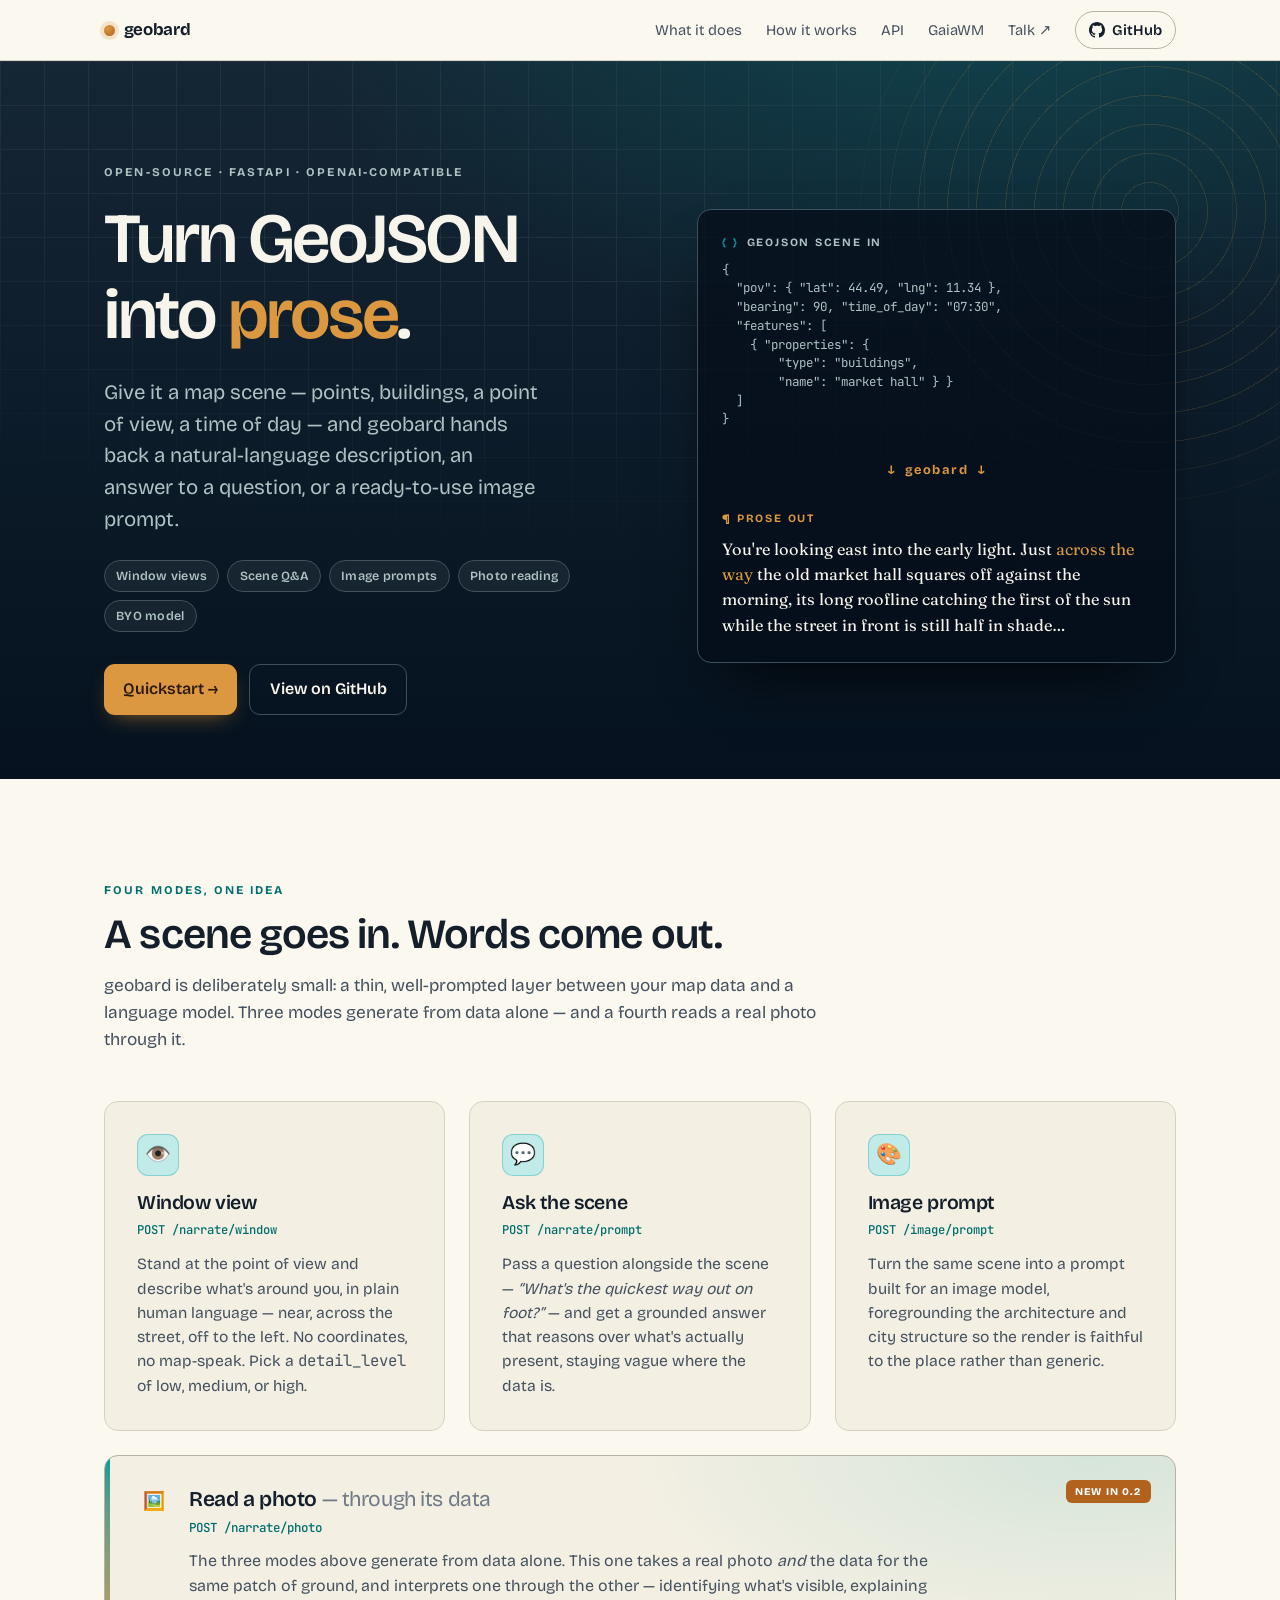
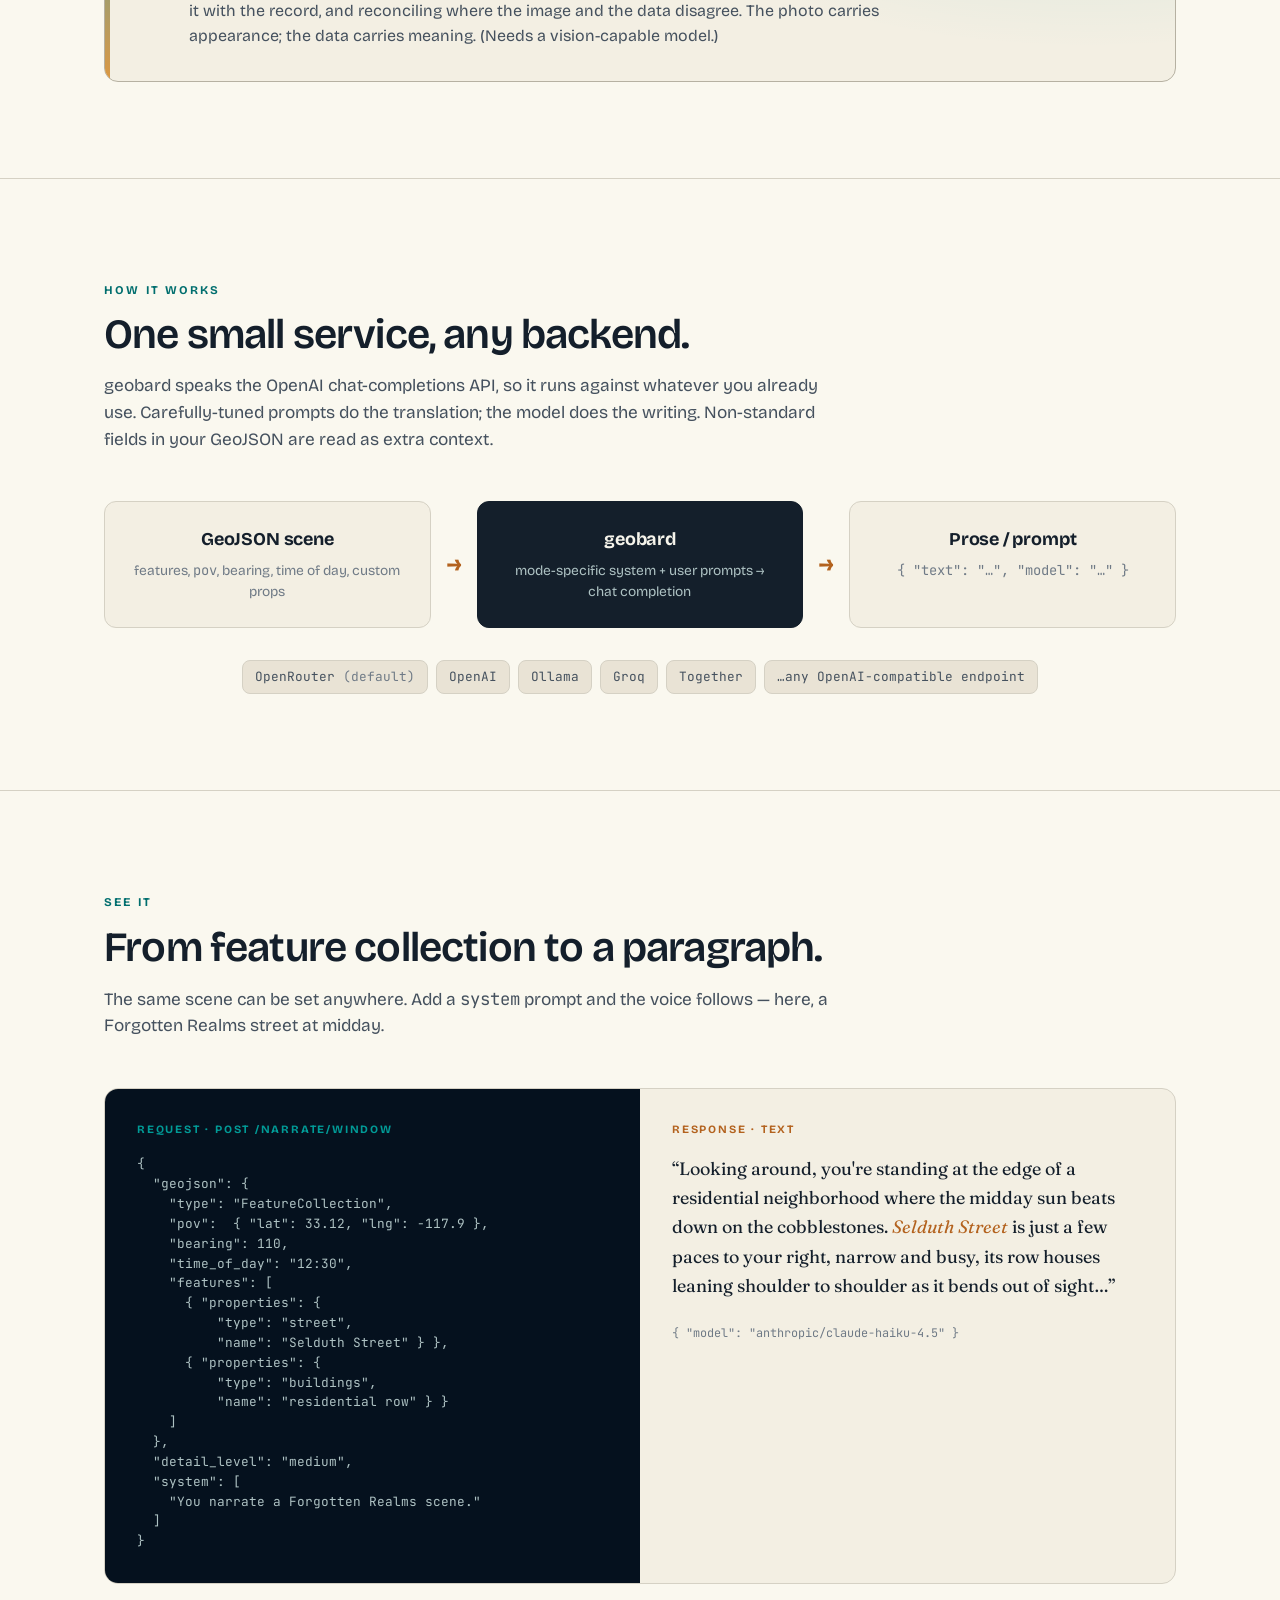
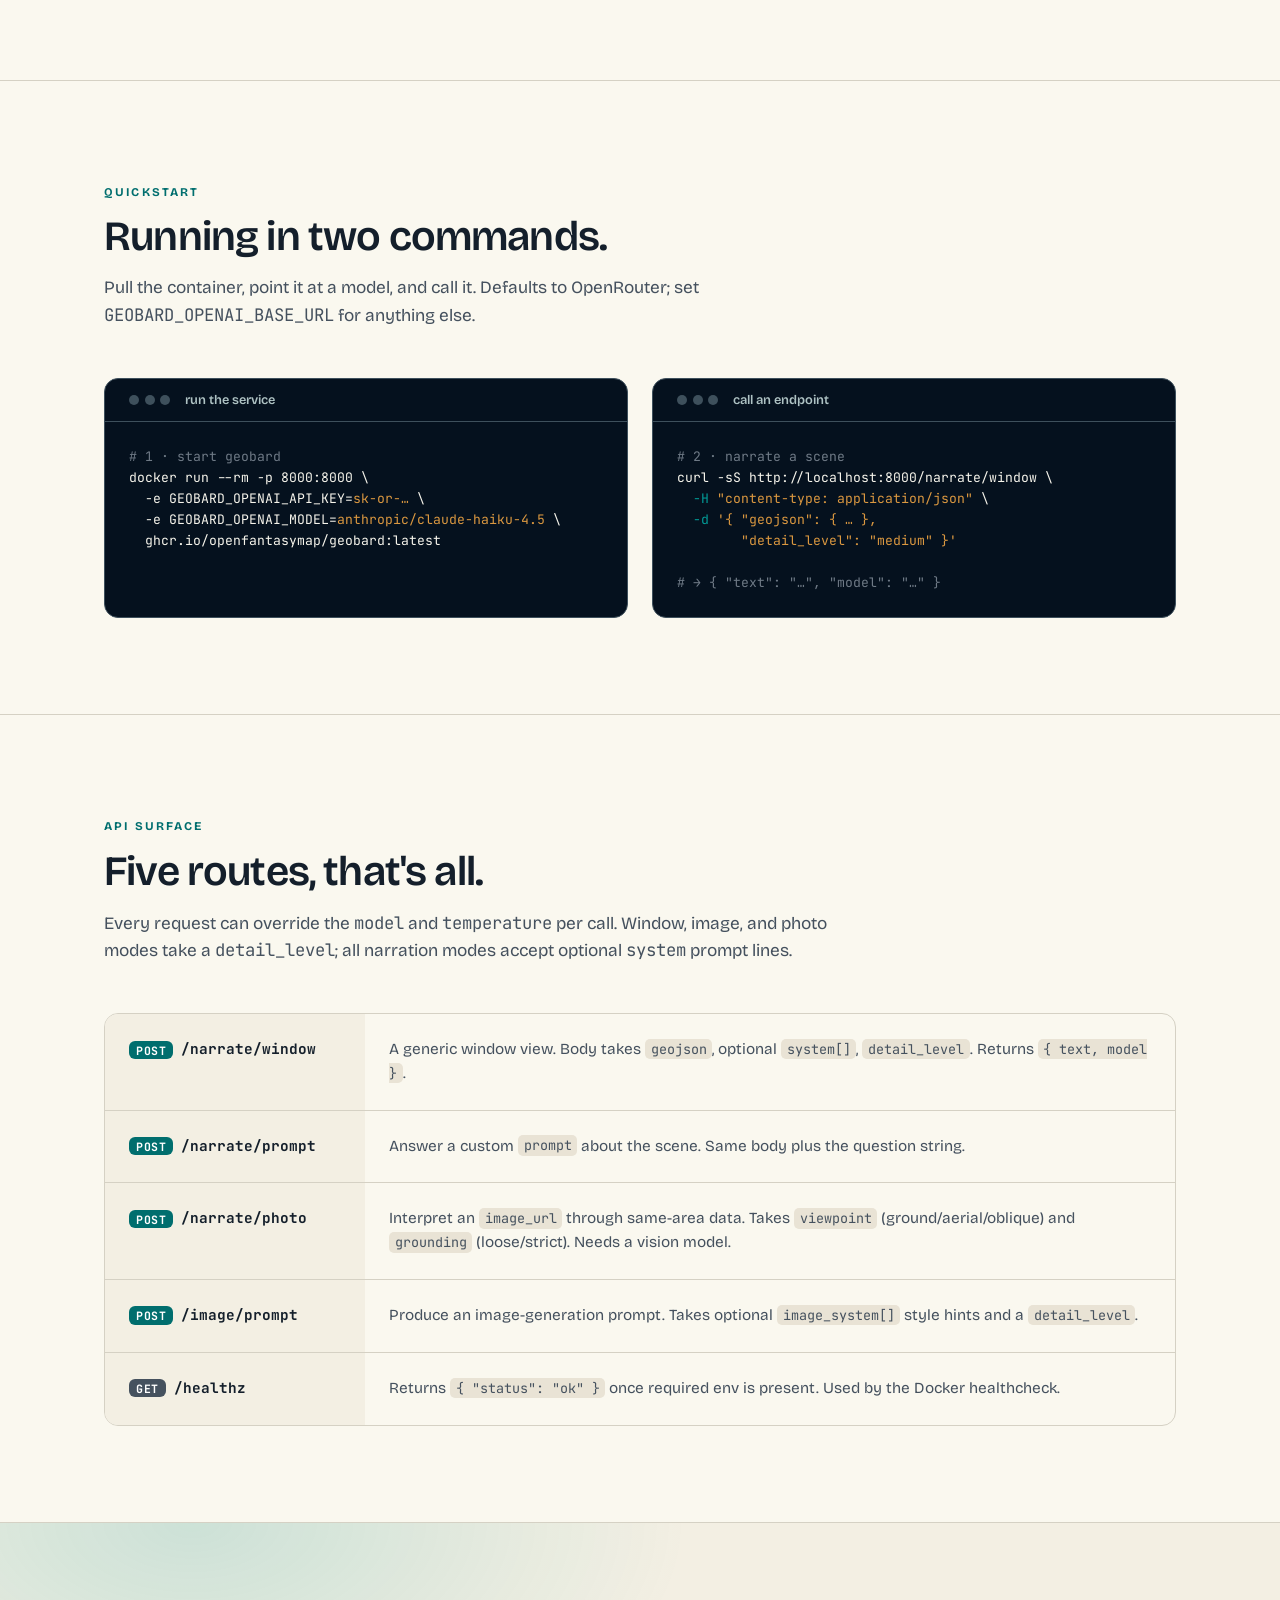
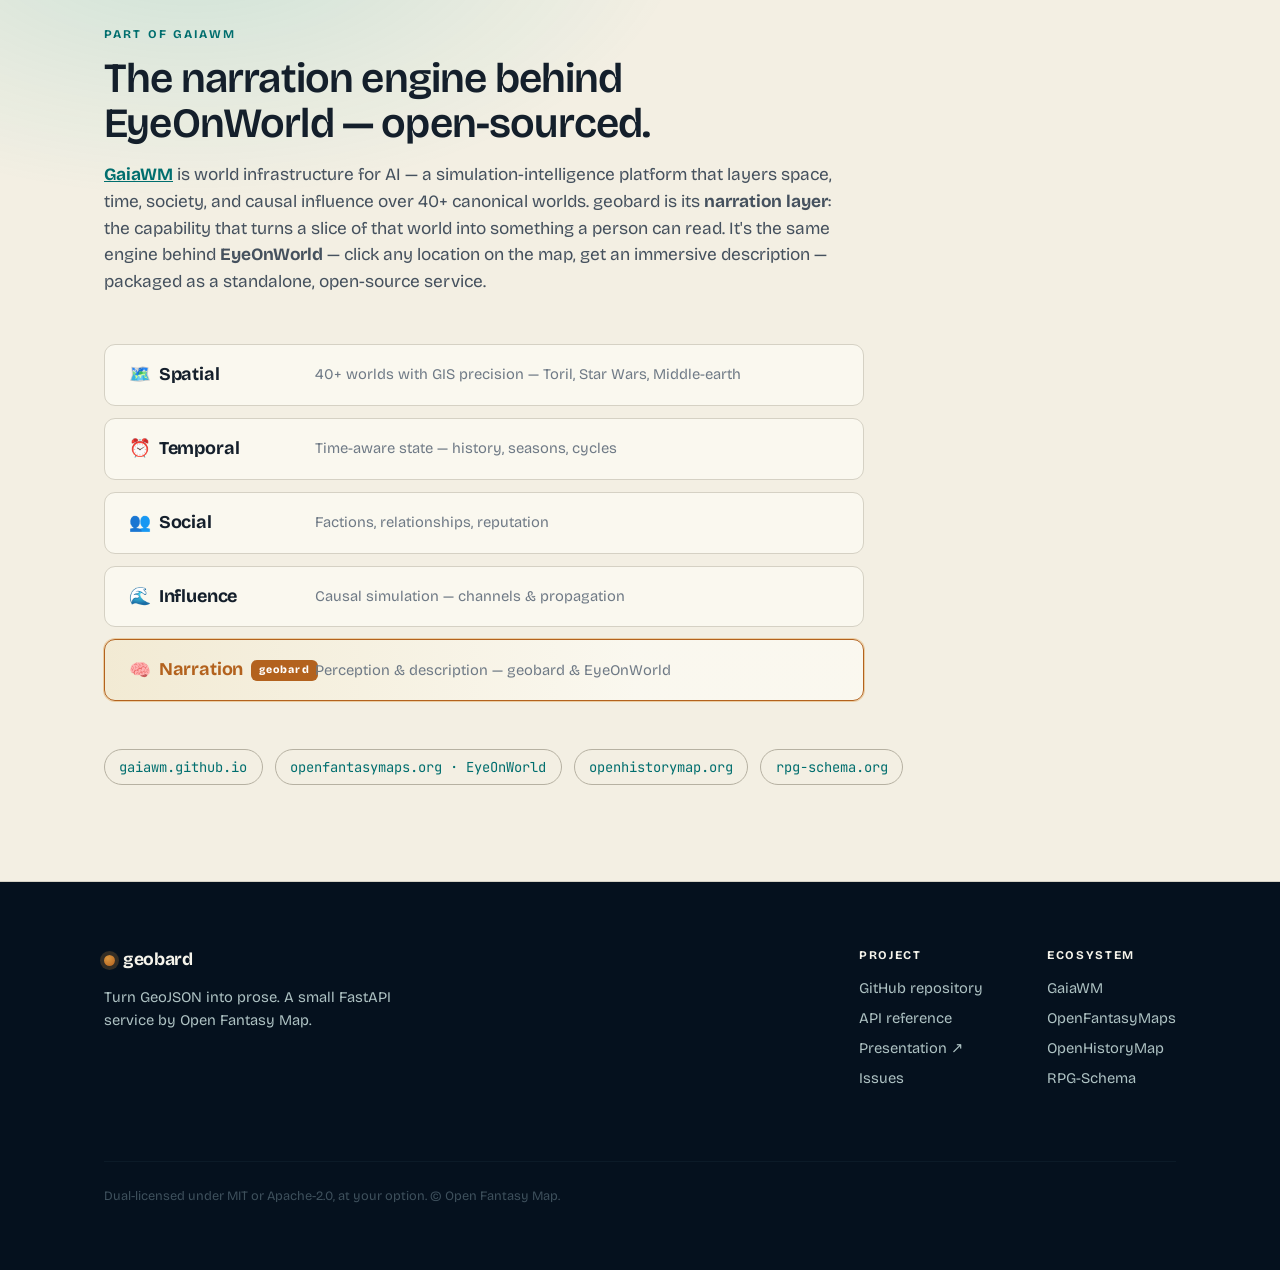
<file: docs/index.html>
<!doctype html>
<html lang="en">
<head>
<meta charset="utf-8">
<meta name="viewport" content="width=device-width, initial-scale=1">
<title>geobard — turn GeoJSON into prose</title>
<meta name="description" content="geobard is a small open-source FastAPI service that turns a GeoJSON scene into natural-language prose: window views, answers to questions, and image-generation prompts. It speaks the OpenAI chat-completions API. The open-source narration engine from GaiaWM — the capability behind EyeOnWorld.">
<meta property="og:title" content="geobard — turn GeoJSON into prose">
<meta property="og:description" content="A GeoJSON scene in, natural-language prose out. The open-source narration engine from GaiaWM — the capability behind EyeOnWorld.">
<meta property="og:type" content="website">
<link rel="preconnect" href="https://fonts.googleapis.com">
<link rel="preconnect" href="https://fonts.gstatic.com" crossorigin>
<link href="https://fonts.googleapis.com/css2?family=Bricolage+Grotesque:opsz,wght@12..96,300..800&family=Fraunces:ital,opsz,wght@0,9..144,400..600;1,9..144,400..500&family=JetBrains+Mono:wght@400;500;700&display=swap" rel="stylesheet">
<style>
:root{
  /* Paper & ink */
  --paper:      oklch(0.978 0.012 95);
  --paper-2:    oklch(0.952 0.016 92);
  --paper-3:    oklch(0.918 0.020 88);
  --ink:        oklch(0.235 0.028 250);
  --ink-2:      oklch(0.430 0.026 250);
  --ink-mute:   oklch(0.575 0.022 250);
  /* Night (hero) */
  --night:      oklch(0.260 0.035 245);
  --night-2:    oklch(0.215 0.034 248);
  --night-deep: oklch(0.175 0.032 250);
  --night-line: oklch(0.420 0.030 240);
  --on-night:   oklch(0.965 0.012 95);
  --on-night-2: oklch(0.800 0.022 200);
  /* Cartographer accents */
  --teal:       oklch(0.620 0.110 192);
  --teal-deep:  oklch(0.480 0.095 195);
  --teal-soft:  oklch(0.910 0.045 192);
  --amber:      oklch(0.730 0.130 70);
  --amber-deep: oklch(0.580 0.130 55);
  /* Rules */
  --rule:       oklch(0.860 0.018 90);
  --rule-firm:  oklch(0.760 0.022 90);
  /* Type */
  --ui:    "Bricolage Grotesque", system-ui, -apple-system, "Segoe UI", sans-serif;
  --prose: "Fraunces", Georgia, "Times New Roman", serif;
  --mono:  "JetBrains Mono", ui-monospace, "SF Mono", Menlo, monospace;
  /* Space (4pt) */
  --s1:.25rem; --s2:.5rem; --s3:.75rem; --s4:1rem; --s5:1.5rem;
  --s6:2rem; --s7:3rem; --s8:4rem; --s9:6rem;
  --maxw: 1120px;
  --radius: 14px;
}
*{box-sizing:border-box}
html{scroll-behavior:smooth}
body{
  margin:0; background:var(--paper); color:var(--ink);
  font-family:var(--ui); font-size:18px; line-height:1.55;
  -webkit-font-smoothing:antialiased; text-rendering:optimizeLegibility;
}
a{color:inherit}
h1,h2,h3{line-height:1.08; letter-spacing:-0.02em; font-weight:600; margin:0}
p{margin:0}
code,kbd,pre{font-family:var(--mono)}
.wrap{max-width:var(--maxw); margin-inline:auto; padding-inline:var(--s5)}
.eyebrow{
  font-size:.74rem; letter-spacing:.18em; text-transform:uppercase;
  font-weight:700; color:var(--teal-deep);
}
.muted{color:var(--ink-mute)}

/* ---------- top bar ---------- */
.bar{
  position:sticky; top:0; z-index:30;
  backdrop-filter:saturate(1.2) blur(8px);
  background:color-mix(in oklch, var(--paper) 82%, transparent);
  border-bottom:1px solid var(--rule);
}
.bar .wrap{display:flex; align-items:center; gap:var(--s5); height:60px}
.brand{display:flex; align-items:center; gap:.55rem; font-weight:700; letter-spacing:-.02em; font-size:1.05rem}
.brand .dot{width:11px; height:11px; border-radius:50%;
  background:radial-gradient(circle at 35% 30%, var(--amber), var(--amber-deep));
  box-shadow:0 0 0 4px color-mix(in oklch, var(--amber) 22%, transparent)}
.bar nav{margin-left:auto; display:flex; align-items:center; gap:var(--s5); font-size:.92rem}
.bar nav a{text-decoration:none; color:var(--ink-2); transition:color .15s}
.bar nav a:hover{color:var(--ink)}
.bar .gh{
  display:inline-flex; align-items:center; gap:.45rem; padding:.4rem .8rem;
  border:1px solid var(--rule-firm); border-radius:999px; font-weight:600; color:var(--ink);
}
.bar .gh:hover{border-color:var(--ink); background:var(--paper-2)}
@media(max-width:680px){ .bar .hideSm{display:none} }

/* ---------- hero ---------- */
.hero{
  position:relative; overflow:hidden; color:var(--on-night);
  background:
    radial-gradient(1200px 600px at 78% -10%, color-mix(in oklch, var(--teal) 26%, transparent), transparent 60%),
    linear-gradient(180deg, var(--night) 0%, var(--night-2) 55%, var(--night-deep) 100%);
}
.hero::before{ /* coordinate grid */
  content:""; position:absolute; inset:0; opacity:.30; pointer-events:none;
  background-image:
    linear-gradient(var(--night-line) 1px, transparent 1px),
    linear-gradient(90deg, var(--night-line) 1px, transparent 1px);
  background-size:44px 44px; mask:radial-gradient(120% 90% at 50% 0%, #000 38%, transparent 78%);
}
.hero::after{ /* contour rings */
  content:""; position:absolute; right:-180px; top:-160px; width:620px; height:620px;
  border-radius:50%; pointer-events:none; opacity:.22;
  background:
    repeating-radial-gradient(circle at center,
      transparent 0 28px, color-mix(in oklch, var(--amber) 70%, transparent) 28px 29px);
  mask:radial-gradient(circle at center, #000 0 50%, transparent 72%);
}
.hero .wrap{position:relative; z-index:2; padding-block:var(--s9) var(--s8)}
.hero-grid{display:grid; grid-template-columns:1.05fr .95fr; gap:var(--s8); align-items:center}
@media(max-width:900px){ .hero-grid{grid-template-columns:1fr; gap:var(--s7)} }
.hero h1{font-size:clamp(2.6rem, 6vw, 4.4rem); letter-spacing:-.035em}
.hero h1 em{font-style:normal; color:var(--amber)}
.hero .lead{margin-top:var(--s5); font-size:clamp(1.05rem,1.6vw,1.32rem); color:var(--on-night-2); max-width:34ch}
.pills{display:flex; flex-wrap:wrap; gap:.5rem; margin-top:var(--s5)}
.pill{font-size:.78rem; font-weight:600; letter-spacing:.02em; padding:.34rem .7rem; border-radius:999px;
  border:1px solid var(--night-line); color:var(--on-night-2);
  background:color-mix(in oklch, var(--on-night) 6%, transparent)}
.cta{display:flex; flex-wrap:wrap; gap:var(--s3); margin-top:var(--s6)}
.btn{display:inline-flex; align-items:center; gap:.5rem; font-weight:600; font-size:1rem;
  padding:.74rem 1.2rem; border-radius:11px; text-decoration:none; transition:transform .12s, box-shadow .12s, background .15s}
.btn:hover{transform:translateY(-1px)}
.btn-primary{background:var(--amber); color:oklch(0.24 0.04 60); box-shadow:0 8px 22px -10px color-mix(in oklch,var(--amber) 80%,#000)}
.btn-primary:hover{background:color-mix(in oklch,var(--amber) 92%,#fff)}
.btn-ghost{color:var(--on-night); border:1px solid var(--night-line)}
.btn-ghost:hover{background:color-mix(in oklch,var(--on-night) 8%,transparent); border-color:var(--on-night-2)}

/* transformation card in hero */
.transform{
  background:color-mix(in oklch, var(--night-deep) 70%, #000 6%);
  border:1px solid var(--night-line); border-radius:var(--radius);
  box-shadow:0 30px 60px -30px #000; overflow:hidden;
}
.transform .row{display:grid; grid-template-columns:1fr; }
.transform .seg{padding:var(--s5)}
.transform .seg + .seg{border-top:1px dashed var(--night-line)}
.transform .tag{font-size:.7rem; letter-spacing:.16em; text-transform:uppercase; font-weight:700; color:var(--on-night-2); margin-bottom:.6rem; display:flex; align-items:center; gap:.5rem}
.transform .tag .k{color:var(--teal)}
.transform pre{margin:0; font-size:.78rem; line-height:1.5; color:var(--on-night-2); white-space:pre-wrap; word-break:break-word}
.transform .arrow{display:flex; justify-content:center; align-items:center; gap:.6rem; padding:.4rem 0;
  color:var(--amber); font-weight:700; font-size:.8rem; letter-spacing:.12em}
.transform .out{font-family:var(--prose); font-size:1.02rem; line-height:1.55; color:var(--on-night)}
.transform .out .loc{color:var(--amber)}

/* ---------- section scaffolding ---------- */
section{padding-block:var(--s9)}
.sec-head{max-width:62ch}
.sec-head h2{font-size:clamp(1.8rem,3.3vw,2.6rem); margin-top:.6rem}
.sec-head p{margin-top:var(--s4); color:var(--ink-2); font-size:1.08rem}
.divider{border:none; border-top:1px solid var(--rule); margin:0}

/* feature cards */
.cards{display:grid; grid-template-columns:repeat(3,1fr); gap:var(--s5); margin-top:var(--s7)}
@media(max-width:860px){ .cards{grid-template-columns:1fr} }
.card{background:var(--paper-2); border:1px solid var(--rule); border-radius:var(--radius); padding:var(--s6);
  transition:border-color .15s, transform .15s, box-shadow .15s}
.card:hover{border-color:var(--rule-firm); transform:translateY(-2px); box-shadow:0 18px 40px -28px var(--ink)}
.card .ic{width:42px; height:42px; border-radius:11px; display:grid; place-items:center; font-size:1.3rem;
  background:var(--teal-soft); color:var(--teal-deep); border:1px solid color-mix(in oklch,var(--teal) 30%, transparent)}
.card h3{font-size:1.22rem; margin-top:var(--s4)}
.card .ep{font-family:var(--mono); font-size:.76rem; color:var(--teal-deep); margin-top:.5rem; font-weight:500}
.card p{margin-top:var(--s3); color:var(--ink-2); font-size:.98rem}

/* the 4th, multimodal mode — highlighted */
.photomode{position:relative; margin-top:var(--s5); border:1px solid var(--rule-firm); border-radius:var(--radius);
  background:radial-gradient(760px 320px at 92% 0%, color-mix(in oklch,var(--teal) 12%, transparent), transparent 60%), var(--paper-2);
  padding:var(--s6) var(--s6) var(--s6) calc(var(--s6) + 6px); overflow:hidden}
.photomode::before{content:""; position:absolute; left:0; top:0; bottom:0; width:5px; background:linear-gradient(var(--teal), var(--amber))}
.photomode .pm-badge{position:absolute; top:var(--s5); right:var(--s5); font-size:.64rem; font-weight:800; letter-spacing:.11em; text-transform:uppercase; color:#fff; background:var(--amber-deep); padding:.22rem .6rem; border-radius:6px}
.pm-body{display:flex; gap:var(--s5); align-items:flex-start}
.photomode h3{font-size:1.32rem}
.photomode h3 .muted{font-weight:400}
.photomode .ep{font-family:var(--mono); font-size:.78rem; color:var(--teal-deep); margin-top:.45rem; font-weight:500}
.photomode p{margin-top:var(--s3); color:var(--ink-2); font-size:1rem; max-width:74ch}
@media(max-width:560px){ .pm-body{flex-direction:column; gap:var(--s4)} .photomode .pm-badge{position:static; display:inline-block; margin-bottom:var(--s3)} }

/* pipeline */
.pipe{display:grid; grid-template-columns:1fr auto 1fr auto 1fr; align-items:stretch; gap:var(--s4); margin-top:var(--s7)}
@media(max-width:860px){ .pipe{grid-template-columns:1fr; } .pipe .step-arrow{transform:rotate(90deg); justify-self:center} }
.pstep{background:var(--paper-2); border:1px solid var(--rule); border-radius:12px; padding:var(--s5); text-align:center}
.pstep .lab{font-weight:700; letter-spacing:-.01em}
.pstep .sub{font-size:.86rem; color:var(--ink-mute); margin-top:.35rem}
.pstep.mid{background:var(--ink); color:var(--on-night); border-color:var(--ink)}
.pstep.mid .sub{color:var(--on-night-2)}
.step-arrow{display:flex; align-items:center; color:var(--amber-deep); font-weight:800; font-size:1.4rem}
.backends{display:flex; flex-wrap:wrap; gap:.5rem; margin-top:var(--s6); justify-content:center}
.backends .b{font-family:var(--mono); font-size:.8rem; padding:.4rem .75rem; border-radius:8px;
  background:var(--paper-3); border:1px solid var(--rule); color:var(--ink-2)}

/* example block */
.example{display:grid; grid-template-columns:1fr 1fr; gap:0; margin-top:var(--s7);
  border:1px solid var(--rule); border-radius:var(--radius); overflow:hidden; background:var(--paper-2)}
@media(max-width:860px){ .example{grid-template-columns:1fr} }
.example .in{background:var(--night-deep); color:var(--on-night-2); padding:var(--s6)}
.example .in .tag, .example .out .tag{font-size:.7rem; letter-spacing:.16em; text-transform:uppercase; font-weight:700; margin-bottom:var(--s4); display:block}
.example .in .tag{color:var(--teal)}
.example .in pre{margin:0; font-size:.8rem; line-height:1.55; white-space:pre-wrap; word-break:break-word}
.example .out{padding:var(--s6)}
.example .out .tag{color:var(--amber-deep)}
.example .out .prose{font-family:var(--prose); font-size:1.12rem; line-height:1.62; color:var(--ink)}
.example .out .prose .loc{color:var(--amber-deep); font-style:italic}
.example .out .meta{margin-top:var(--s5); font-family:var(--mono); font-size:.74rem; color:var(--ink-mute)}

/* quickstart */
.qs{display:grid; grid-template-columns:1fr 1fr; gap:var(--s5); margin-top:var(--s7)}
@media(max-width:860px){ .qs{grid-template-columns:1fr} }
.codecard{background:var(--night-deep); border:1px solid var(--night-line); border-radius:var(--radius); overflow:hidden}
.codecard .h{display:flex; align-items:center; gap:.5rem; padding:.7rem var(--s5); border-bottom:1px solid var(--night-line); color:var(--on-night-2); font-size:.8rem; font-weight:600}
.codecard .h .dots{display:flex; gap:.35rem; margin-right:.4rem}
.codecard .h .dots i{width:10px; height:10px; border-radius:50%; background:var(--night-line)}
.codecard pre{margin:0; padding:var(--s5); overflow:auto; color:var(--on-night); font-size:.82rem; line-height:1.6}
.codecard .c-cmt{color:var(--ink-mute)}
.codecard .c-flag{color:var(--teal)}
.codecard .c-str{color:var(--amber)}

/* api table */
.api{margin-top:var(--s7); border:1px solid var(--rule); border-radius:var(--radius); overflow:hidden}
.api .arow{display:grid; grid-template-columns:minmax(200px,260px) 1fr; gap:0; border-top:1px solid var(--rule)}
.api .arow:first-child{border-top:none}
.api .arow > div{padding:var(--s5)}
.api .arow .ep{font-family:var(--mono); font-weight:700; font-size:.9rem; background:var(--paper-2)}
.api .arow .ep .verb{color:#fff; background:var(--teal-deep); padding:.1rem .45rem; border-radius:6px; font-size:.72rem; margin-right:.5rem; letter-spacing:.04em}
.api .arow .ep .verb.get{background:var(--ink-2)}
.api .arow .desc{color:var(--ink-2); font-size:.96rem}
.api .arow .desc code{font-size:.84rem; background:var(--paper-3); padding:.08rem .35rem; border-radius:5px}

/* gaiawm ecosystem */
.gaia{background:
  radial-gradient(900px 500px at 15% 0%, color-mix(in oklch,var(--teal) 16%, transparent), transparent 55%),
  var(--paper-2);
  border-top:1px solid var(--rule); border-bottom:1px solid var(--rule)}
.stack{display:grid; gap:var(--s3); margin-top:var(--s7); max-width:760px}
.layer{display:grid; grid-template-columns:170px 1fr; align-items:center; gap:var(--s4);
  border:1px solid var(--rule); border-radius:11px; padding:var(--s4) var(--s5); background:var(--paper)}
.layer .nm{font-weight:700; letter-spacing:-.01em; display:flex; align-items:center; gap:.5rem}
.layer .nm .em{font-size:1.1rem}
.layer .ds{color:var(--ink-mute); font-size:.92rem}
.layer.hl{border-color:var(--amber-deep); background:linear-gradient(90deg, color-mix(in oklch,var(--amber) 16%, var(--paper)) , var(--paper) 70%); box-shadow:0 0 0 1px color-mix(in oklch,var(--amber) 40%, transparent)}
.layer.hl .nm{color:var(--amber-deep)}
.layer.hl .badge{margin-left:auto; font-size:.66rem; font-weight:800; letter-spacing:.1em; color:#fff; background:var(--amber-deep); padding:.15rem .5rem; border-radius:6px}
@media(max-width:620px){ .layer{grid-template-columns:1fr; gap:.3rem} }
.eco-links{display:flex; flex-wrap:wrap; gap:var(--s3); margin-top:var(--s7)}
.eco-links a{font-family:var(--mono); font-size:.86rem; text-decoration:none; color:var(--teal-deep);
  border:1px solid var(--rule-firm); border-radius:999px; padding:.4rem .9rem; transition:.15s}
.eco-links a:hover{background:var(--paper); border-color:var(--teal-deep)}

/* footer */
footer{background:var(--night-deep); color:var(--on-night-2); padding-block:var(--s8)}
footer .wrap{display:flex; flex-wrap:wrap; gap:var(--s6); justify-content:space-between; align-items:flex-start}
footer .brand{color:var(--on-night)}
footer a{color:var(--on-night-2); text-decoration:none}
footer a:hover{color:var(--on-night)}
footer .cols{display:flex; gap:var(--s8); flex-wrap:wrap}
footer .col h4{font-size:.74rem; letter-spacing:.14em; text-transform:uppercase; color:var(--on-night); margin:0 0 var(--s3)}
footer .col a{display:block; font-size:.92rem; margin-bottom:.45rem}
footer .lic{font-size:.8rem; color:var(--night-line); margin-top:var(--s6); width:100%; border-top:1px solid var(--night-2); padding-top:var(--s5)}

@media (prefers-reduced-motion: reduce){ *{scroll-behavior:auto !important; transition:none !important} .btn:hover{transform:none} .card:hover{transform:none} }
</style>
</head>
<body>

<!-- ===== top bar ===== -->
<header class="bar">
  <div class="wrap">
    <a class="brand" href="#top" style="text-decoration:none"><span class="dot"></span>geobard</a>
    <nav>
      <a href="#what" class="hideSm">What it does</a>
      <a href="#how" class="hideSm">How it works</a>
      <a href="#api" class="hideSm">API</a>
      <a href="#gaiawm">GaiaWM</a>
      <a href="talk/" >Talk&nbsp;↗</a>
      <a class="gh" href="https://github.com/openfantasymap/geobard" aria-label="geobard on GitHub">
        <svg width="16" height="16" viewBox="0 0 16 16" fill="currentColor" aria-hidden="true"><path d="M8 0C3.58 0 0 3.58 0 8c0 3.54 2.29 6.53 5.47 7.59.4.07.55-.17.55-.38 0-.19-.01-.82-.01-1.49-2.01.37-2.53-.49-2.69-.94-.09-.23-.48-.94-.82-1.13-.28-.15-.68-.52-.01-.53.63-.01 1.08.58 1.23.82.72 1.21 1.87.87 2.33.66.07-.52.28-.87.51-1.07-1.78-.2-3.64-.89-3.64-3.95 0-.87.31-1.59.82-2.15-.08-.2-.36-1.02.08-2.12 0 0 .67-.21 2.2.82.64-.18 1.32-.27 2-.27.68 0 1.36.09 2 .27 1.53-1.04 2.2-.82 2.2-.82.44 1.1.16 1.92.08 2.12.51.56.82 1.27.82 2.15 0 3.07-1.87 3.75-3.65 3.95.29.25.54.73.54 1.48 0 1.07-.01 1.93-.01 2.2 0 .21.15.46.55.38A8.01 8.01 0 0016 8c0-4.42-3.58-8-8-8z"></path></svg>
        GitHub
      </a>
    </nav>
  </div>
</header>

<!-- ===== hero ===== -->
<a id="top"></a>
<section class="hero" style="padding-block:0">
  <div class="wrap">
    <div class="hero-grid">
      <div>
        <span class="eyebrow" style="color:var(--on-night-2)">Open-source · FastAPI · OpenAI-compatible</span>
        <h1 style="margin-top:var(--s4)">Turn GeoJSON<br>into <em>prose</em>.</h1>
        <p class="lead">Give it a map scene — points, buildings, a point of view, a time of day — and geobard hands back a natural-language description, an answer to a question, or a ready-to-use image prompt.</p>
        <div class="pills">
          <span class="pill">Window views</span>
          <span class="pill">Scene Q&amp;A</span>
          <span class="pill">Image prompts</span>
          <span class="pill">Photo reading</span>
          <span class="pill">BYO model</span>
        </div>
        <div class="cta">
          <a class="btn btn-primary" href="#quickstart">Quickstart →</a>
          <a class="btn btn-ghost" href="https://github.com/openfantasymap/geobard">View on GitHub</a>
        </div>
      </div>

      <!-- transformation card -->
      <div class="transform" aria-hidden="false">
        <div class="seg">
          <div class="tag"><span class="k">{ }</span> GeoJSON scene in</div>
<pre>{
  "pov": { "lat": 44.49, "lng": 11.34 },
  "bearing": 90, "time_of_day": "07:30",
  "features": [
    { "properties": {
        "type": "buildings",
        "name": "market hall" } }
  ]
}</pre>
        </div>
        <div class="arrow">↓ &nbsp;geobard&nbsp; ↓</div>
        <div class="seg">
          <div class="tag" style="color:var(--amber)">¶ Prose out</div>
          <p class="out">You're looking east into the early light. Just <span class="loc">across the way</span> the old market hall squares off against the morning, its long roofline catching the first of the sun while the street in front is still half in shade…</p>
        </div>
      </div>
    </div>
  </div>
</section>

<!-- ===== what it does ===== -->
<section id="what">
  <div class="wrap">
    <div class="sec-head">
      <span class="eyebrow">Four modes, one idea</span>
      <h2>A scene goes in. Words come out.</h2>
      <p>geobard is deliberately small: a thin, well-prompted layer between your map data and a language model. Three modes generate from data alone — and a fourth reads a real photo through it.</p>
    </div>
    <div class="cards">
      <article class="card">
        <div class="ic">👁️</div>
        <h3>Window view</h3>
        <div class="ep">POST /narrate/window</div>
        <p>Stand at the point of view and describe what's around you, in plain human language — near, across the street, off to the left. No coordinates, no map-speak. Pick a <code>detail_level</code> of low, medium, or high.</p>
      </article>
      <article class="card">
        <div class="ic">💬</div>
        <h3>Ask the scene</h3>
        <div class="ep">POST /narrate/prompt</div>
        <p>Pass a question alongside the scene — <em>“What's the quickest way out on foot?”</em> — and get a grounded answer that reasons over what's actually present, staying vague where the data is.</p>
      </article>
      <article class="card">
        <div class="ic">🎨</div>
        <h3>Image prompt</h3>
        <div class="ep">POST /image/prompt</div>
        <p>Turn the same scene into a prompt built for an image model, foregrounding the architecture and city structure so the render is faithful to the place rather than generic.</p>
      </article>
    </div>

    <div class="photomode">
      <span class="pm-badge">New in 0.2</span>
      <div class="pm-body">
        <div class="ic">🖼️</div>
        <div>
          <h3>Read a photo <span class="muted">— through its data</span></h3>
          <div class="ep">POST /narrate/photo</div>
          <p>The three modes above generate from data alone. This one takes a real photo <em>and</em> the data for the same patch of ground, and interprets one through the other — identifying what's visible, explaining it with the record, and reconciling where the image and the data disagree. The photo carries appearance; the data carries meaning. (Needs a vision-capable model.)</p>
        </div>
      </div>
    </div>
  </div>
</section>

<hr class="divider">

<!-- ===== how it works ===== -->
<section id="how">
  <div class="wrap">
    <div class="sec-head">
      <span class="eyebrow">How it works</span>
      <h2>One small service, any backend.</h2>
      <p>geobard speaks the OpenAI chat-completions API, so it runs against whatever you already use. Carefully-tuned prompts do the translation; the model does the writing. Non-standard fields in your GeoJSON are read as extra context.</p>
    </div>
    <div class="pipe">
      <div class="pstep"><div class="lab">GeoJSON scene</div><div class="sub">features, <code>pov</code>, bearing, time of day, custom props</div></div>
      <div class="step-arrow">→</div>
      <div class="pstep mid"><div class="lab">geobard</div><div class="sub">mode-specific system + user prompts → chat completion</div></div>
      <div class="step-arrow">→</div>
      <div class="pstep"><div class="lab">Prose / prompt</div><div class="sub"><code>{ "text": "…", "model": "…" }</code></div></div>
    </div>
    <div class="backends">
      <span class="b">OpenRouter <span class="muted">(default)</span></span>
      <span class="b">OpenAI</span>
      <span class="b">Ollama</span>
      <span class="b">Groq</span>
      <span class="b">Together</span>
      <span class="b">…any OpenAI-compatible endpoint</span>
    </div>
  </div>
</section>

<hr class="divider">

<!-- ===== example ===== -->
<section id="example">
  <div class="wrap">
    <div class="sec-head">
      <span class="eyebrow">See it</span>
      <h2>From feature collection to a paragraph.</h2>
      <p>The same scene can be set anywhere. Add a <code>system</code> prompt and the voice follows — here, a Forgotten Realms street at midday.</p>
    </div>
    <div class="example">
      <div class="in">
        <span class="tag">Request · POST /narrate/window</span>
<pre>{
  "geojson": {
    "type": "FeatureCollection",
    "pov":  { "lat": 33.12, "lng": -117.9 },
    "bearing": 110,
    "time_of_day": "12:30",
    "features": [
      { "properties": {
          "type": "street",
          "name": "Selduth Street" } },
      { "properties": {
          "type": "buildings",
          "name": "residential row" } }
    ]
  },
  "detail_level": "medium",
  "system": [
    "You narrate a Forgotten Realms scene."
  ]
}</pre>
      </div>
      <div class="out">
        <span class="tag">Response · text</span>
        <p class="prose">“Looking around, you're standing at the edge of a residential neighborhood where the midday sun beats down on the cobblestones. <span class="loc">Selduth Street</span> is just a few paces to your right, narrow and busy, its row houses leaning shoulder to shoulder as it bends out of sight…”</p>
        <div class="meta">{ "model": "anthropic/claude-haiku-4.5" }</div>
      </div>
    </div>
  </div>
</section>

<hr class="divider">

<!-- ===== quickstart ===== -->
<section id="quickstart">
  <div class="wrap">
    <div class="sec-head">
      <span class="eyebrow">Quickstart</span>
      <h2>Running in two commands.</h2>
      <p>Pull the container, point it at a model, and call it. Defaults to OpenRouter; set <code>GEOBARD_OPENAI_BASE_URL</code> for anything else.</p>
    </div>
    <div class="qs">
      <div class="codecard">
        <div class="h"><span class="dots"><i></i><i></i><i></i></span> run the service</div>
<pre><span class="c-cmt"># 1 · start geobard</span>
docker run --rm -p 8000:8000 \
  -e GEOBARD_OPENAI_API_KEY=<span class="c-str">sk-or-…</span> \
  -e GEOBARD_OPENAI_MODEL=<span class="c-str">anthropic/claude-haiku-4.5</span> \
  ghcr.io/openfantasymap/geobard:latest</pre>
      </div>
      <div class="codecard">
        <div class="h"><span class="dots"><i></i><i></i><i></i></span> call an endpoint</div>
<pre><span class="c-cmt"># 2 · narrate a scene</span>
curl -sS http://localhost:8000/narrate/window \
  <span class="c-flag">-H</span> <span class="c-str">"content-type: application/json"</span> \
  <span class="c-flag">-d</span> <span class="c-str">'{ "geojson": { … },
        "detail_level": "medium" }'</span>

<span class="c-cmt"># → { "text": "…", "model": "…" }</span></pre>
      </div>
    </div>
  </div>
</section>

<hr class="divider">

<!-- ===== api ===== -->
<section id="api">
  <div class="wrap">
    <div class="sec-head">
      <span class="eyebrow">API surface</span>
      <h2>Five routes, that's all.</h2>
      <p>Every request can override the <code>model</code> and <code>temperature</code> per call. Window, image, and photo modes take a <code>detail_level</code>; all narration modes accept optional <code>system</code> prompt lines.</p>
    </div>
    <div class="api">
      <div class="arow">
        <div class="ep"><span class="verb">POST</span>/narrate/window</div>
        <div class="desc">A generic window view. Body takes <code>geojson</code>, optional <code>system[]</code>, <code>detail_level</code>. Returns <code>{ text, model }</code>.</div>
      </div>
      <div class="arow">
        <div class="ep"><span class="verb">POST</span>/narrate/prompt</div>
        <div class="desc">Answer a custom <code>prompt</code> about the scene. Same body plus the question string.</div>
      </div>
      <div class="arow">
        <div class="ep"><span class="verb">POST</span>/narrate/photo</div>
        <div class="desc">Interpret an <code>image_url</code> through same-area data. Takes <code>viewpoint</code> (ground/aerial/oblique) and <code>grounding</code> (loose/strict). Needs a vision model.</div>
      </div>
      <div class="arow">
        <div class="ep"><span class="verb">POST</span>/image/prompt</div>
        <div class="desc">Produce an image-generation prompt. Takes optional <code>image_system[]</code> style hints and a <code>detail_level</code>.</div>
      </div>
      <div class="arow">
        <div class="ep"><span class="verb get">GET</span>/healthz</div>
        <div class="desc">Returns <code>{ "status": "ok" }</code> once required env is present. Used by the Docker healthcheck.</div>
      </div>
    </div>
  </div>
</section>

<!-- ===== gaiawm ===== -->
<section id="gaiawm" class="gaia">
  <div class="wrap">
    <div class="sec-head">
      <span class="eyebrow">Part of GaiaWM</span>
      <h2>The narration engine behind EyeOnWorld — open-sourced.</h2>
      <p><a href="https://gaiawm.github.io" style="color:var(--teal-deep)"><strong>GaiaWM</strong></a> is world infrastructure for AI — a simulation-intelligence platform that layers space, time, society, and causal influence over 40+ canonical worlds. geobard is its <strong>narration layer</strong>: the capability that turns a slice of that world into something a person can read. It's the same engine behind <strong>EyeOnWorld</strong> — click any location on the map, get an immersive description — packaged as a standalone, open-source service.</p>
    </div>

    <div class="stack" role="list" aria-label="GaiaWM layer stack">
      <div class="layer" role="listitem"><div class="nm"><span class="em">🗺️</span> Spatial</div><div class="ds">40+ worlds with GIS precision — Toril, Star Wars, Middle-earth</div></div>
      <div class="layer" role="listitem"><div class="nm"><span class="em">⏰</span> Temporal</div><div class="ds">Time-aware state — history, seasons, cycles</div></div>
      <div class="layer" role="listitem"><div class="nm"><span class="em">👥</span> Social</div><div class="ds">Factions, relationships, reputation</div></div>
      <div class="layer" role="listitem"><div class="nm"><span class="em">🌊</span> Influence</div><div class="ds">Causal simulation — channels &amp; propagation</div></div>
      <div class="layer hl" role="listitem"><div class="nm"><span class="em">🧠</span> Narration <span class="badge">geobard</span></div><div class="ds">Perception &amp; description — geobard &amp; EyeOnWorld</div></div>
    </div>

    <div class="eco-links">
      <a href="https://gaiawm.github.io">gaiawm.github.io</a>
      <a href="https://openfantasymaps.org">openfantasymaps.org · EyeOnWorld</a>
      <a href="https://openhistorymap.org">openhistorymap.org</a>
      <a href="https://rpg-schema.org">rpg-schema.org</a>
    </div>
  </div>
</section>

<!-- ===== footer ===== -->
<footer>
  <div class="wrap">
    <div>
      <div class="brand" style="font-weight:700; font-size:1.1rem; display:flex; align-items:center; gap:.5rem">
        <span class="dot" style="width:11px;height:11px;border-radius:50%;background:radial-gradient(circle at 35% 30%, var(--amber), var(--amber-deep))"></span>geobard
      </div>
      <p style="margin-top:var(--s3); max-width:30ch; font-size:.92rem">Turn GeoJSON into prose. A small FastAPI service by Open Fantasy Map.</p>
    </div>
    <div class="cols">
      <div class="col">
        <h4>Project</h4>
        <a href="https://github.com/openfantasymap/geobard">GitHub repository</a>
        <a href="https://github.com/openfantasymap/geobard#api">API reference</a>
        <a href="talk/">Presentation ↗</a>
        <a href="https://github.com/openfantasymap/geobard/issues">Issues</a>
      </div>
      <div class="col">
        <h4>Ecosystem</h4>
        <a href="https://gaiawm.github.io">GaiaWM</a>
        <a href="https://openfantasymaps.org">OpenFantasyMaps</a>
        <a href="https://openhistorymap.org">OpenHistoryMap</a>
        <a href="https://rpg-schema.org">RPG-Schema</a>
      </div>
    </div>
    <div class="lic">Dual-licensed under MIT or Apache-2.0, at your option. © Open Fantasy Map.</div>
  </div>
</footer>

</body>
</html>
</file>
